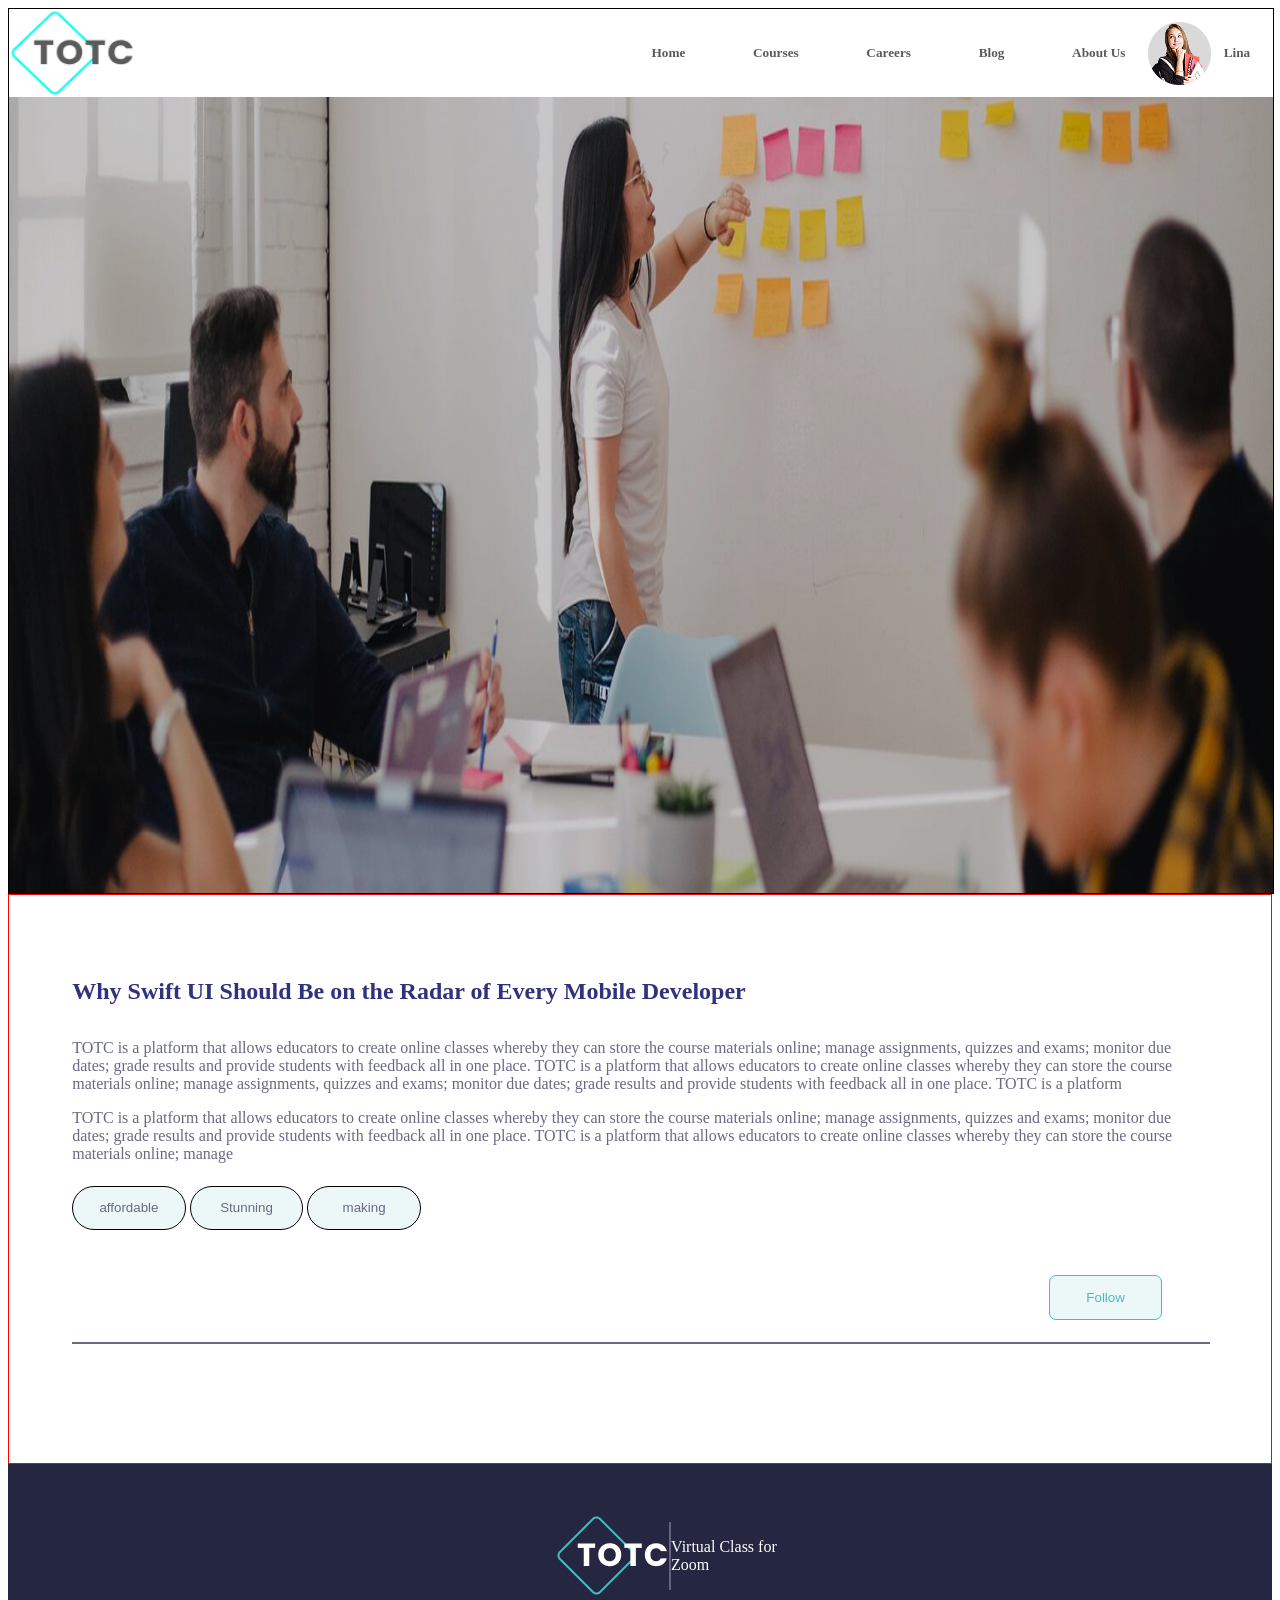
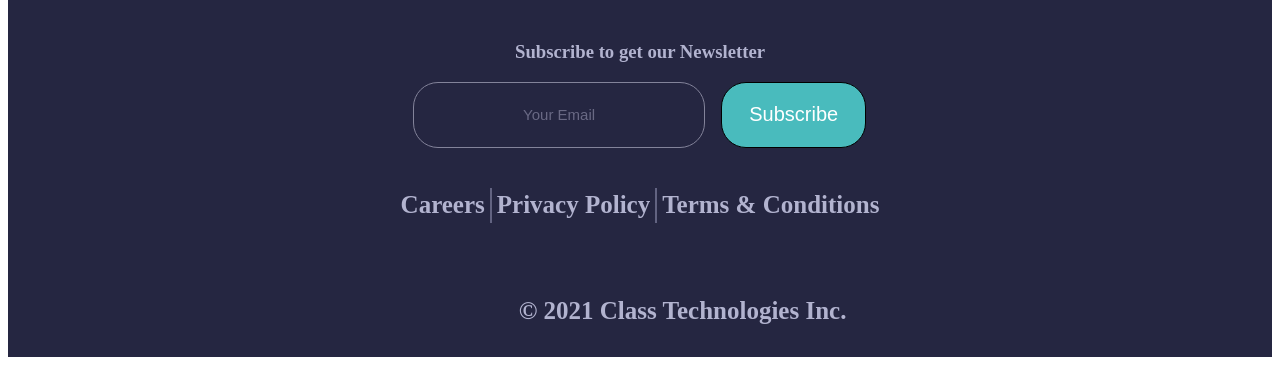
<file: about.html>
<html>
    <link rel="stylesheet" href="about.css">
    <body>
        <div class="header">
            <div class="navigation">
                <img id="logo" src="IMAGE/totc.png" alt="">
                <div class="right-corner">
                    <div class="le-right">
                    <a href="index.html"><h5>Home</h5></a>
                    <a href="cources.html"><h5>Courses</h5></a>
                    <h5>Careers</h5>
                    <h5>Blog</h5>
                    <h5>About Us</h5>
                    </div>
                     <div class="profile">
                    <img id="profile-img" src="IMAGE/profile.png" alt="">
                    <h5>Lina</h5>
                     </div>
                </div>
            </div>
            <div class="heading-box">
                <img class="box1-img" src="IMAGE/Group 236 (1).png" alt="">
            </div>
        </div>

        <div class="box1">
           <h2 style="color: #2F327D; margin-bottom: 3%;">Why Swift UI Should Be on the Radar of Every Mobile Developer</h2>
           <p style="color:#696984 ;">TOTC is a platform that allows educators to create online classes whereby they can store the course materials 
            online; manage assignments, quizzes and exams; monitor due dates; grade results and provide students with feedback all in one
            place. TOTC is a platform that allows educators to create online classes whereby they can store the course materials online;
            manage assignments, quizzes and exams; monitor due dates; grade results and provide students with feedback all in one place. TOTC is a platform</p>

            <p style="color: #696984; margin-bottom: 2%;">TOTC is a platform that allows educators to create online classes whereby they can store the 
            course materials online; manage assignments, quizzes and exams; monitor due dates; grade results and provide students with feedback all in one place.
            TOTC is a platform that allows educators to create online classes whereby they can store the course materials online; manage</p>
            <div style="margin-bottom: 4%;">
            <button>affordable </button>
            <button>Stunning</button>
            <button>making</button>
            </div>
            <button class="follow">Follow</button>
            <div class="bt-line"></div>

        </div>
        <div class="box4">
                <div class="sub-box4">
                    <img src="IMAGE/to.png" alt="">
                    <div class="line"></div>
                    <p>Virtual Class for Zoom</p>
                </div>
                <h3 style="color:#B2B3CF; text-align: center;">Subscribe to get our Newsletter</h3>
                <div class="sub-box41">
                    <button class="email" >Your Email</button>
                    <button class="Subscribe">Subscribe</button>
                </div>
                <div class="sub-box42">
                    <h6 >Careers</h6>
                    <div class="line1"></div>
                    <h6>Privacy Policy</h6>
                    <div class="line1"></div>
                    <h6>Terms & Conditions</h6>
                </div>
                <h6 style="margin-left: 40%;">© 2021 Class Technologies Inc.</h6>
            </div>
        </div>
    </body>
</html>
    </body>
</html>
</file>
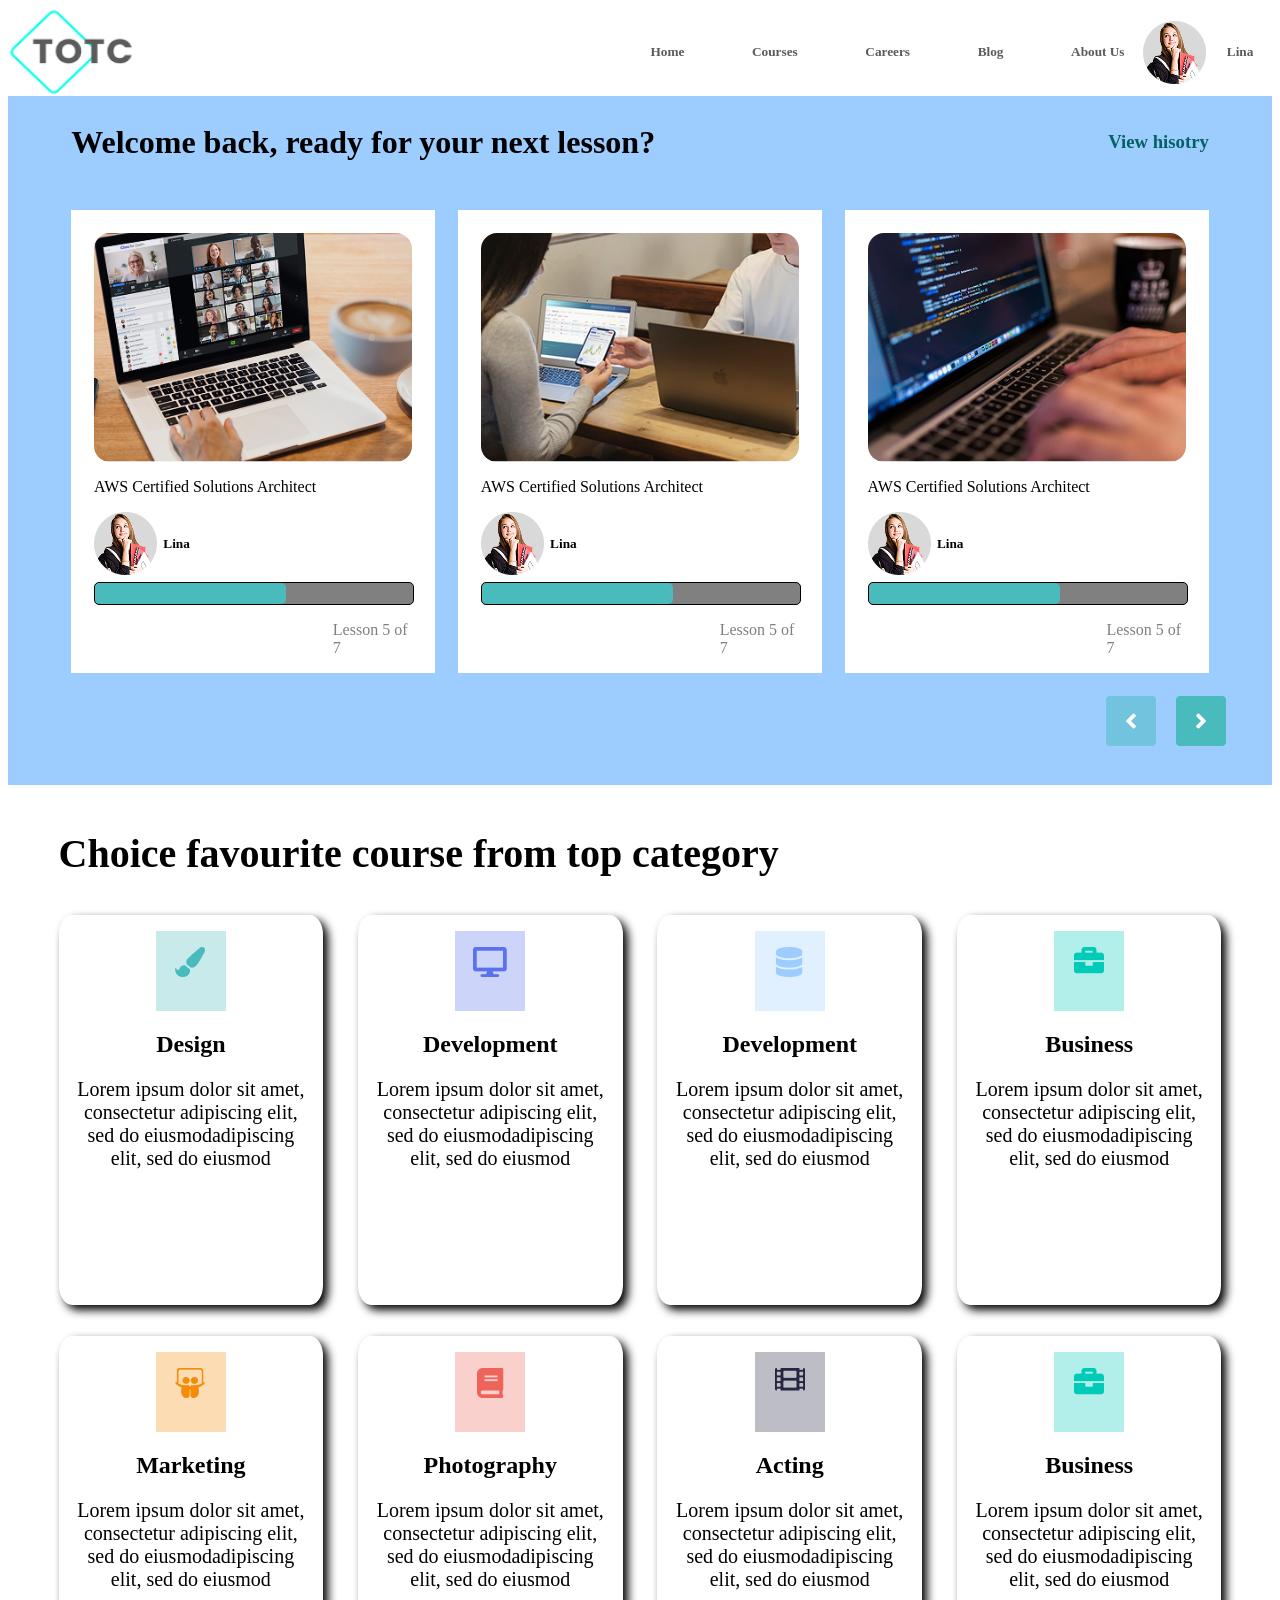
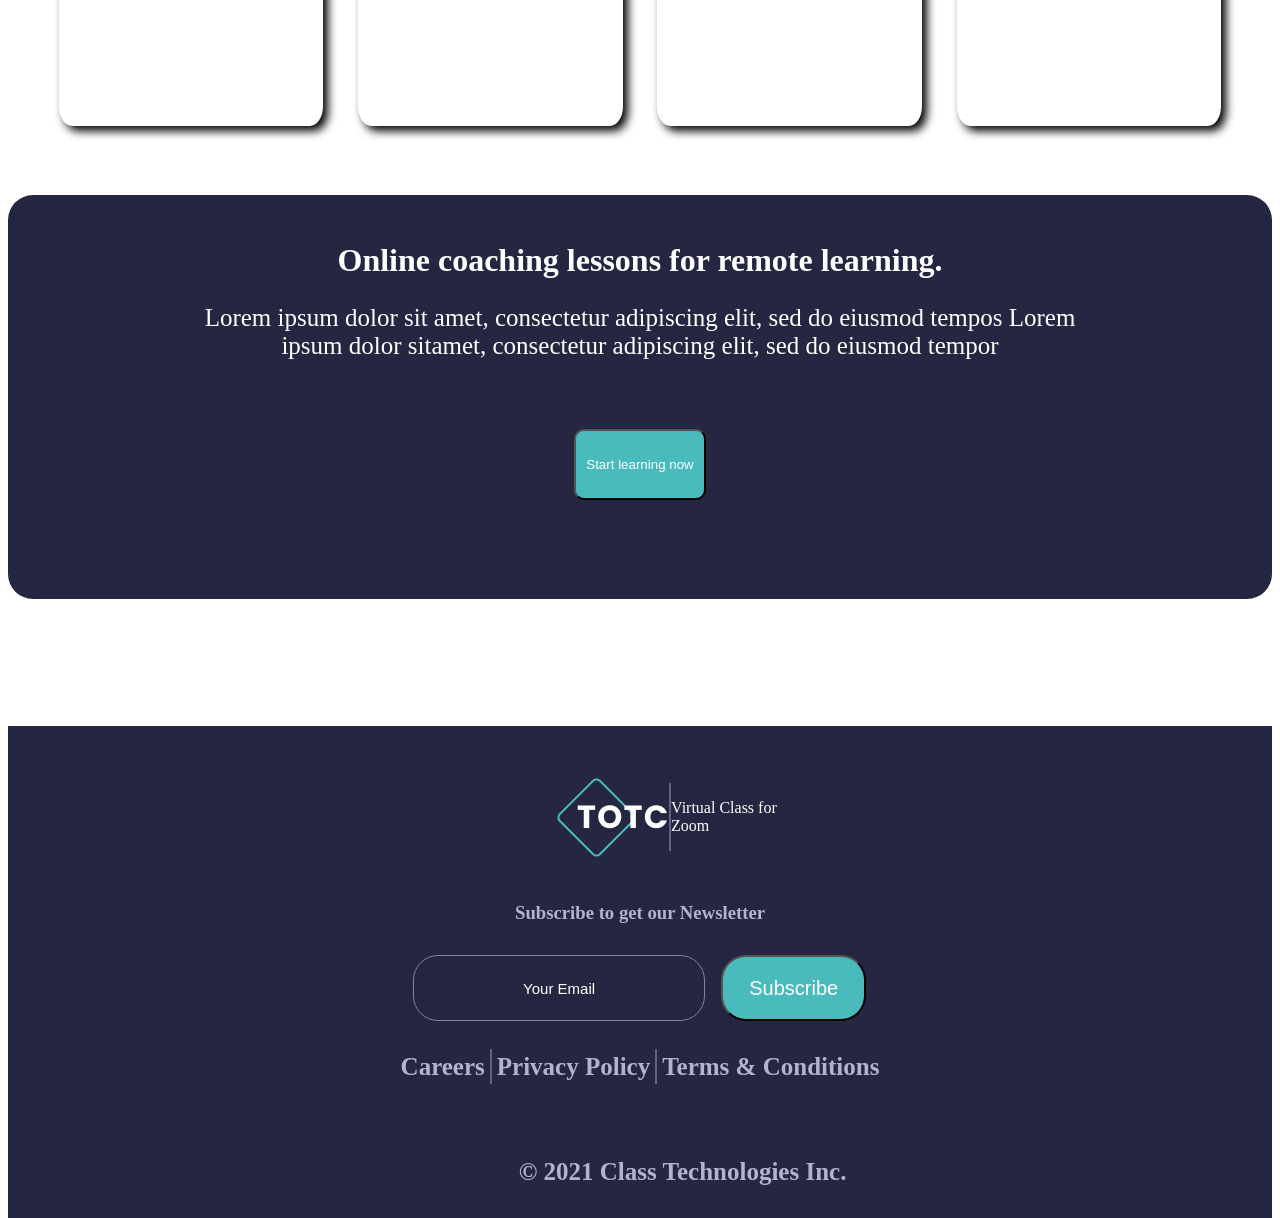
<file: cources.html>
<html>
    <link rel="stylesheet" href="cources.css">
    <body>
        <div class="header">
            <div class="navigation">
                <img id="logo" src="IMAGE/totc.png" alt="">
                <div class="right-corner">
                    <div class="le-right">
                    <a href="index.html"><h5>Home</h5></a>
                    <h5>Courses</h5>
                    <h5>Careers</h5>
                    <h5>Blog</h5>
                     <a href="about.html"><h5>About Us</h5></a>
                    </div>
                     <div class="profile">
                      <img id="profile-img" src="IMAGE/profile.png" alt="">
                      <h5>Lina</h5>
                     </div>
                </div>
            </div>    
            
            <div class="box1">
                <div class="sub-box1">
                    <p style="font-size: 2em;"><b>Welcome back, ready for your next lesson?</b></p>
                    <h3 style="color: #046264;">View hisotry</h3>
                </div>
                <div class="sub-box2">
                    <div class="lesson">
                        <img id="lesson1" src="IMAGE/lesson1.png" alt="">
                        <p>AWS Certified Solutions Architect</p>
                        <div class="profile">
                        <img id="profile-img" src="IMAGE/profile.png" alt="">
                        <h5>Lina</h5>
                        </div>
                        <div class="bar">
                            <div class="sub-bar"></div>
                        </div>
                         <p style="color: #00000080; margin-left: 75%; ">Lesson 5 of 7</p>
                    </div>

                    <div class="lesson">
                        <img id="lesson1" src="IMAGE/lesson2.png" alt="">
                        <p>AWS Certified Solutions Architect</p>
                        <div class="profile">
                        <img id="profile-img" src="IMAGE/profile.png" alt="">
                        <h5>Lina</h5>
                        </div>
                        <div class="bar">
                            <div class="sub-bar"></div>
                        </div>
                        <p style="color: #00000080;margin-left: 75%;">Lesson 5 of 7</p>
                    </div>

                    <div class="lesson">
                        <img id="lesson1" src="IMAGE/lesson3.png" alt="">
                        <p>AWS Certified Solutions Architect</p>
                        <div class="profile">
                        <img id="profile-img" src="IMAGE/profile.png" alt="">
                        <h5>Lina</h5>
                        </div>
                        <div class="bar">
                            <div class="sub-bar"></div>
                        </div>
                         <p style="color: #00000080;margin-left: 75%; ">Lesson 5 of 7</p>
                    </div>
                </div>
                <img style="margin-left: 91%; margin-top: 2%;" src="IMAGE/next.png" alt="">
            </div>

            <div class="box2">
                <h2 class="Choice">Choice favourite course from top category</h2>
                <div class="sub-box21">
                    <div class="sb-box">
                        <div class="brush1">
                            <img src="IMAGE/brush.png" alt="">
                        </div>
                        <h2>Design</h2>
                        <p style="font-size: 20px;">Lorem ipsum dolor sit amet,
                             consectetur adipiscing elit, sed do eiusmodadipiscing elit, sed do eiusmod</p>
                    </div>
                    <div class="sb-box">
                        <div class="pc">
                            <img src="IMAGE/pc.png" alt="">
                        </div>
                        <h2>Development</h2>
                        <p style="font-size: 20px;">Lorem ipsum dolor sit amet,
                             consectetur adipiscing elit, sed do eiusmodadipiscing elit, sed do eiusmod</p>
                    </div>
                    <div class="sb-box">
                        <div class="disk">
                            <img src="IMAGE/disk.png" alt="">
                        </div>
                        <h2>Development</h2>
                        <p style="font-size: 20px;">Lorem ipsum dolor sit amet,
                             consectetur adipiscing elit, sed do eiusmodadipiscing elit, sed do eiusmod</p>
                    </div>
                    <div class="sb-box">
                        <div class="bag">
                            <img src="IMAGE/bag.png" alt="">
                        </div>
                        <h2>Business</h2>
                        <p style="font-size: 20px;">Lorem ipsum dolor sit amet,
                             consectetur adipiscing elit, sed do eiusmodadipiscing elit, sed do eiusmod</p>
                    </div>
                </div>
                <div class="sub-box22">
                    <div class="sb-box">
                         <div class="bear">
                            <img src="IMAGE/bear.png" alt="">
                        </div>
                        <h2>Marketing</h2>
                        <p style="font-size: 20px;">Lorem ipsum dolor sit amet,
                             consectetur adipiscing elit, sed do eiusmodadipiscing elit, sed do eiusmod</p>
                    </div>
                    <div class="sb-box">
                         <div class="book">
                            <img src="IMAGE/book.png" alt="">
                        </div>
                        <h2>Photography</h2>
                        <p style="font-size: 20px;">Lorem ipsum dolor sit amet,
                             consectetur adipiscing elit, sed do eiusmodadipiscing elit, sed do eiusmod</p></div>
                    <div class="sb-box">
                         <div class="movie">
                            <img src="IMAGE/movie.png" alt="">
                        </div>
                        <h2>Acting</h2>
                        <p style="font-size: 20px;">Lorem ipsum dolor sit amet,
                             consectetur adipiscing elit, sed do eiusmodadipiscing elit, sed do eiusmod</p></div>
                    <div class="sb-box"> <div class="bag">
                            <img src="IMAGE/bag.png" alt="">
                        </div>
                        <h2>Business</h2>
                        <p style="font-size: 20px;">Lorem ipsum dolor sit amet,
                             consectetur adipiscing elit, sed do eiusmodadipiscing elit, sed do eiusmod</p></div>

                </div>
            </div>
            <div class="box3">
                <h1 style="color: white;">Online coaching lessons for remote learning.</h1>
                <div class="para">
                <p>Lorem ipsum dolor sit amet, consectetur adipiscing elit, 
                    sed do eiusmod tempos Lorem ipsum dolor sitamet, consectetur adipiscing elit, sed do eiusmod tempor</p></div>
                <button>Start learning now</button>
            </div>
            <div class="box4">
                <div class="sub-box4">
                    <img src="IMAGE/to.png" alt="">
                    <div class="line"></div>
                    <p>Virtual Class for Zoom</p>
                </div>
                <h3 style="color:#B2B3CF; text-align: center;">Subscribe to get our Newsletter</h3>
                <div class="sub-box41">
                    <button class="email" >Your Email</button>
                    <button class="Subscribe">Subscribe</button>
                </div>
                <div class="sub-box42">
                    <h6 >Careers</h6>
                    <div class="line1"></div>
                    <h6>Privacy Policy</h6>
                    <div class="line1"></div>
                    <h6>Terms & Conditions</h6>
                </div>
                <h6 style="margin-left: 40%;">© 2021 Class Technologies Inc.</h6>
            </div>
        </div>
    </body>
</html>
</file>
<file: about.css>
a{
    text-decoration: none;
   color: #5B5B5B;
}

.header{
    width: 100%;
    height: 100%;
    border: 1px solid black;
}
.navigation{
    height: 10%;
    width: 100%;
    display: flex;
    justify-content: space-between;
    align-items: center;
    font-size: 1em;
}

#logo{
    height: 100%;
    width: 10%;
}

.right-corner{
    width: 50%;
    height: 100%;
    display: flex;
    justify-content: space-evenly;
    color: #5B5B5B;
}

.le-right{
    font-size: 1em;
    display: flex;
    justify-content: space-between;
    align-items:center;
    width: 75%;
}

.profile{
    width: 20%;
    display: flex;
    justify-content: space-evenly;
    align-items: center;

}

.heading-box{
    height: 90%;
    width: 100%;
}
    
.box1-img{
    height: 100%;
    width: 100%;
}

.box1{
    height: 50%;
    border: 1px solid red;
    padding: 5%;
}

button{
    background-color: #49BBBD1A;
    color: #696984;
    height: 10%;
    width: 10%;
    border: 1px solid black;
    border-radius: 25px;
}

.follow{
    color: #49BBBD;
    border: 1px solid #49BBBD;
    border-radius: 7px;
    margin-left: 86%;
}

.bt-line{
    border: 1px solid #696984;
    height: 0%;
    width: 100%;
    margin-top: 2%;
}



















.box4{
    height: 50%;
    background-color:#252641;
    color: white;
    padding: 2%;
}

.sub-box4{
    height:30% ;
    width: 19%;
    display: flex;
    justify-content: space-evenly;
    align-items: center;
    margin-left: 43%;
}

.line{
    border: 1px solid #626381;
    height: 50%;
    width: 0;
}

.sub-box41{
    height: 15%;
    width: 40%;
    display: flex;
    justify-content: space-evenly;
    align-items: center;
    margin-left: 30% ;
    margin-bottom: 2%;
}

.email{
    height: 100%;
    width: 60%;
    border: 1px solid #83839A;
    border-radius: 25px;
    font-size: 15px;
    background-color: #252641;
  
}

.Subscribe{
    height: 100%;
    width: 30%;
    background-color: #49BBBD;
    color: white;
    border-radius: 25px;
    font-size: 20px;
    text-align: center;
}

.sub-box42{
    height: 15%;
    width: 60%;
    display: flex;
    justify-content:center;
    align-items: center;
    margin-left: 20% ;

}

.line1{
    height: 50%;
    width: 0%;
    border: 1px solid #626381;
    margin: 0px 5px;

}

h6{
    font-size: 25px;
    color: #B2B3CF
}
</file>
<file: cources.css>
a{
    text-decoration: none;
   color: #5B5B5B;
}

.header{
    width: 100%;
    height: 100%;
}
.navigation{
    height: 10%;
    width: 100%;
    display: flex;
    justify-content: space-between;
    align-items: center;
    font-size: 1em;
}

#logo{
    height: 100%;
    width: 10%;
}

.right-corner{
    width: 50%;
    height: 100%;
    display: flex;
    justify-content: space-evenly;
    color: #5B5B5B;
}

.le-right{
    font-size: 1em;
    display: flex;
    justify-content: space-between;
    align-items:center;
    width: 75%;
}

.profile{
    width: 20%;
    display: flex;
    justify-content: space-evenly;
    align-items: center;

}

.box1{
    height: 75%;
    background-color: #9DCCFF;
    border: 1px soild black;
    padding: 1% 5%;
    gap: 5%;
}

.sub-box1{
    height: 10%;
    display: flex;
    justify-content: space-between;
    align-items: center;
    margin-bottom: 3%;
}

.sub-box2{
    height: 70%;
    display: flex;
    justify-content: space-between;
    align-items: center;
}

.lesson{
    height:90%;
    width: 28%;
    background-color: #FFFFFF;
    padding: 2%;
}

#lesson1{
    height: 55%;
    width: 100%;
    object-fit:cover;
    border-radius: 1em;
}

#profile-img{
    margin-right: 10%;
}

.bar{
    height: 5%;
    width: 100%;
    background-color: gray;
    border-radius: 5%;
    border: 1px solid black;
    display: flex;
    margin-top: 2%;
    border-radius: 5px;
}

.sub-bar{
    background-color: #49BBBD;
    width: 60%;
    border-radius: 5px;
    
}

.box2{
    height: 90%;
    padding: 1% 4%;
    margin-bottom: 15%;
}

.choice{
    font-size: 40px;
}

.sub-box21{
    height:50% ;
    display: flex;
    justify-content: space-between;
    align-items:center;
    margin-bottom: 2%;
}

.sub-box22{
    height:50% ;
    display: flex;
    justify-content: space-between;
    align-items: center;
}

.sb-box{
    width: 20%;
    height: 90%;
    border-radius: 5%;
    background-color: #FFFFFF;
    box-shadow: 5px 5px 10px black;
    text-align: center;
    padding: 1em;
    gap: 10%;

}

.brush1{
    width: 30%;
    height: 18%;
    padding-top: 1em;
    background-color: #49BBBD4D;
    text-align: center;
    margin-left: 35%;
}

.pc{
    width: 30%;
    height: 18%;
    padding-top: 1em;
    background-color:#5B72EE4D;
    text-align: center;
    margin-left: 35%;
}


.disk{
    width: 30%;
    height: 18%;
    padding-top: 1em;
    background-color:#9DCCFF4D;
    text-align: center;
    margin-left: 35%;
}

.bag{
    width: 30%;
    height: 18%;
    padding-top: 1em;
    background-color:#00CBB84D;
    text-align: center;
    margin-left: 35%;
}

.bear{
    width: 30%;
    height: 18%;
    padding-top: 1em;
    background-color:#F48C064D;
    text-align: center;
    margin-left: 35%;
}

.book{
    width: 30%;
    height: 18%;
    padding-top: 1em;
    background-color:#EE645B4D;
    text-align: center;
    margin-left: 35%;
}

.movie{
    width: 30%;
    height: 18%;
    padding-top: 1em;
    background-color:#2526414D;
    text-align: center;
    margin-left: 35%;
}

.box3{
    height: 40%;
    background-color: #252641;
    text-align: center;
    border-radius:25px;
    gap: 5%;
    padding: 2% 15%;
    margin-bottom: 10%;
}

button{
    background-color: #49BBBD;
    color: white;
    height: 20%;
    width: 15%;
    border-radius: 10px;
    margin-top: 5%;
}

.para{
    color: white;
    font-size: 25px;
}

.box4{
    height: 50%;
    background-color:#252641;
    color: white;
    padding: 2%;
}

.sub-box4{
    height:30% ;
    width: 19%;
    display: flex;
    justify-content: space-evenly;
    align-items: center;
    margin-left: 43%;
}

.line{
    border: 1px solid #626381;
    height: 50%;
    width: 0;
}

.sub-box41{
    height: 15%;
    width: 40%;
    display: flex;
    justify-content: space-evenly;
    align-items: center;
    margin-left: 30% ;
    margin-bottom: 2%;
}

.email{
    height: 100%;
    width: 60%;
    border: 1px solid #83839A;
    border-radius: 25px;
    font-size: 15px;
    background-color: #252641;
  
}

.Subscribe{
    height: 100%;
    width: 30%;
    background-color: #49BBBD;
    color: white;
    border-radius: 25px;
    font-size: 20px;
    text-align: center;
}

.sub-box42{
    height: 15%;
    width: 60%;
    display: flex;
    justify-content:center;
    align-items: center;
    margin-left: 20% ;

}

.line1{
    height: 50%;
    width: 0%;
    border: 1px solid #626381;
    margin: 0px 5px;

}

h6{
    font-size: 25px;
    color: #B2B3CF
}
</file>
